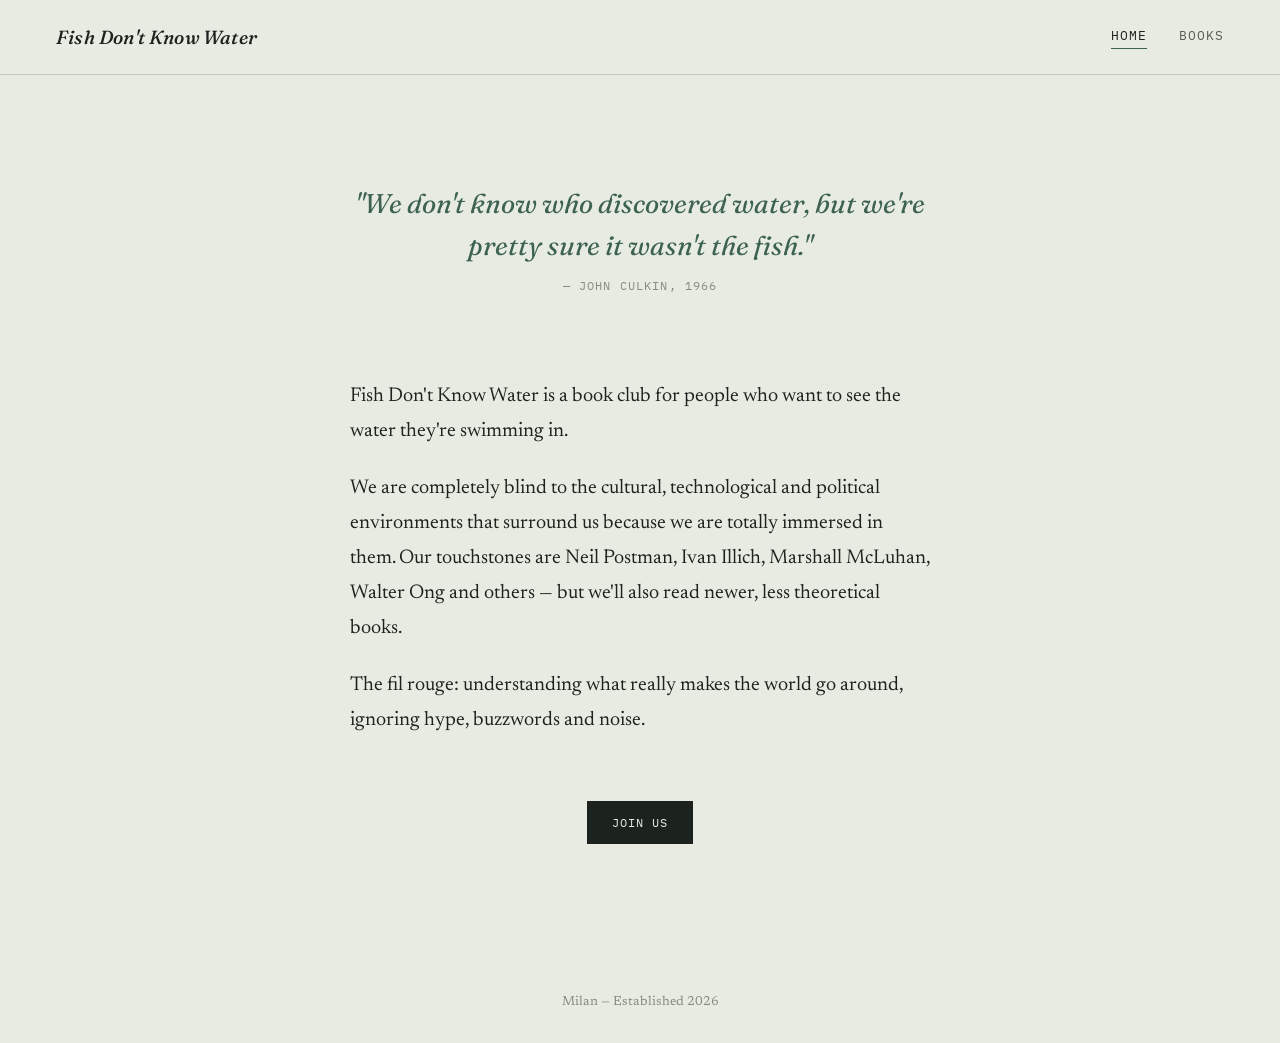
<file: index.html>
<!doctype html>
<html lang="en">
<head>
<meta charset="UTF-8">
<meta name="viewport" content="width=device-width, initial-scale=1">
<title>Fish Don't Know Water</title>
<link rel="icon" href="data:image/svg+xml,<svg xmlns=%22http://www.w3.org/2000/svg%22 viewBox=%220 0 100 100%22><text y=%22.9em%22 font-size=%2290%22>🐟</text></svg>">
<link rel="stylesheet" href="https://fonts.googleapis.com/css2?family=Fraunces:ital,opsz,wght@0,9..144,300..600;1,9..144,300..600&family=Newsreader:ital,wght@0,400;0,500;1,400;1,500&family=IBM+Plex+Mono:wght@400;500&display=swap">
<link rel="stylesheet" href="styles.css">
</head>
<body>

<header>
  <a class="wordmark" href="/">Fish Don't Know Water</a>
  <nav>
    <a href="/" aria-current="page">Home</a>
    <a href="/books">Books</a>
  </nav>
</header>

<main>
  <section class="view-home">
    <div class="home-inner">
      <blockquote class="epigraph">"We don't know who discovered water, but we're pretty sure it wasn't the fish."<span class="epigraph-attr">— John Culkin, 1966</span></blockquote>
      <p class="lede">Fish Don't Know Water is a book club for people who want to see the water they're swimming in.</p>
      <p class="lede">We are completely blind to the cultural, technological and political environments that surround us because we are totally immersed in them. Our touchstones are Neil Postman, Ivan Illich, Marshall McLuhan, Walter Ong and others — but we'll also read newer, less theoretical books.</p>
      <p class="lede">The fil rouge: understanding what really makes the world go around, ignoring hype, buzzwords and noise.</p>
      <a class="cta-button" href="/books">Join us</a>
    </div>
  </section>
</main>

<footer>Milan — Established 2026</footer>

</body>
</html>
</file>
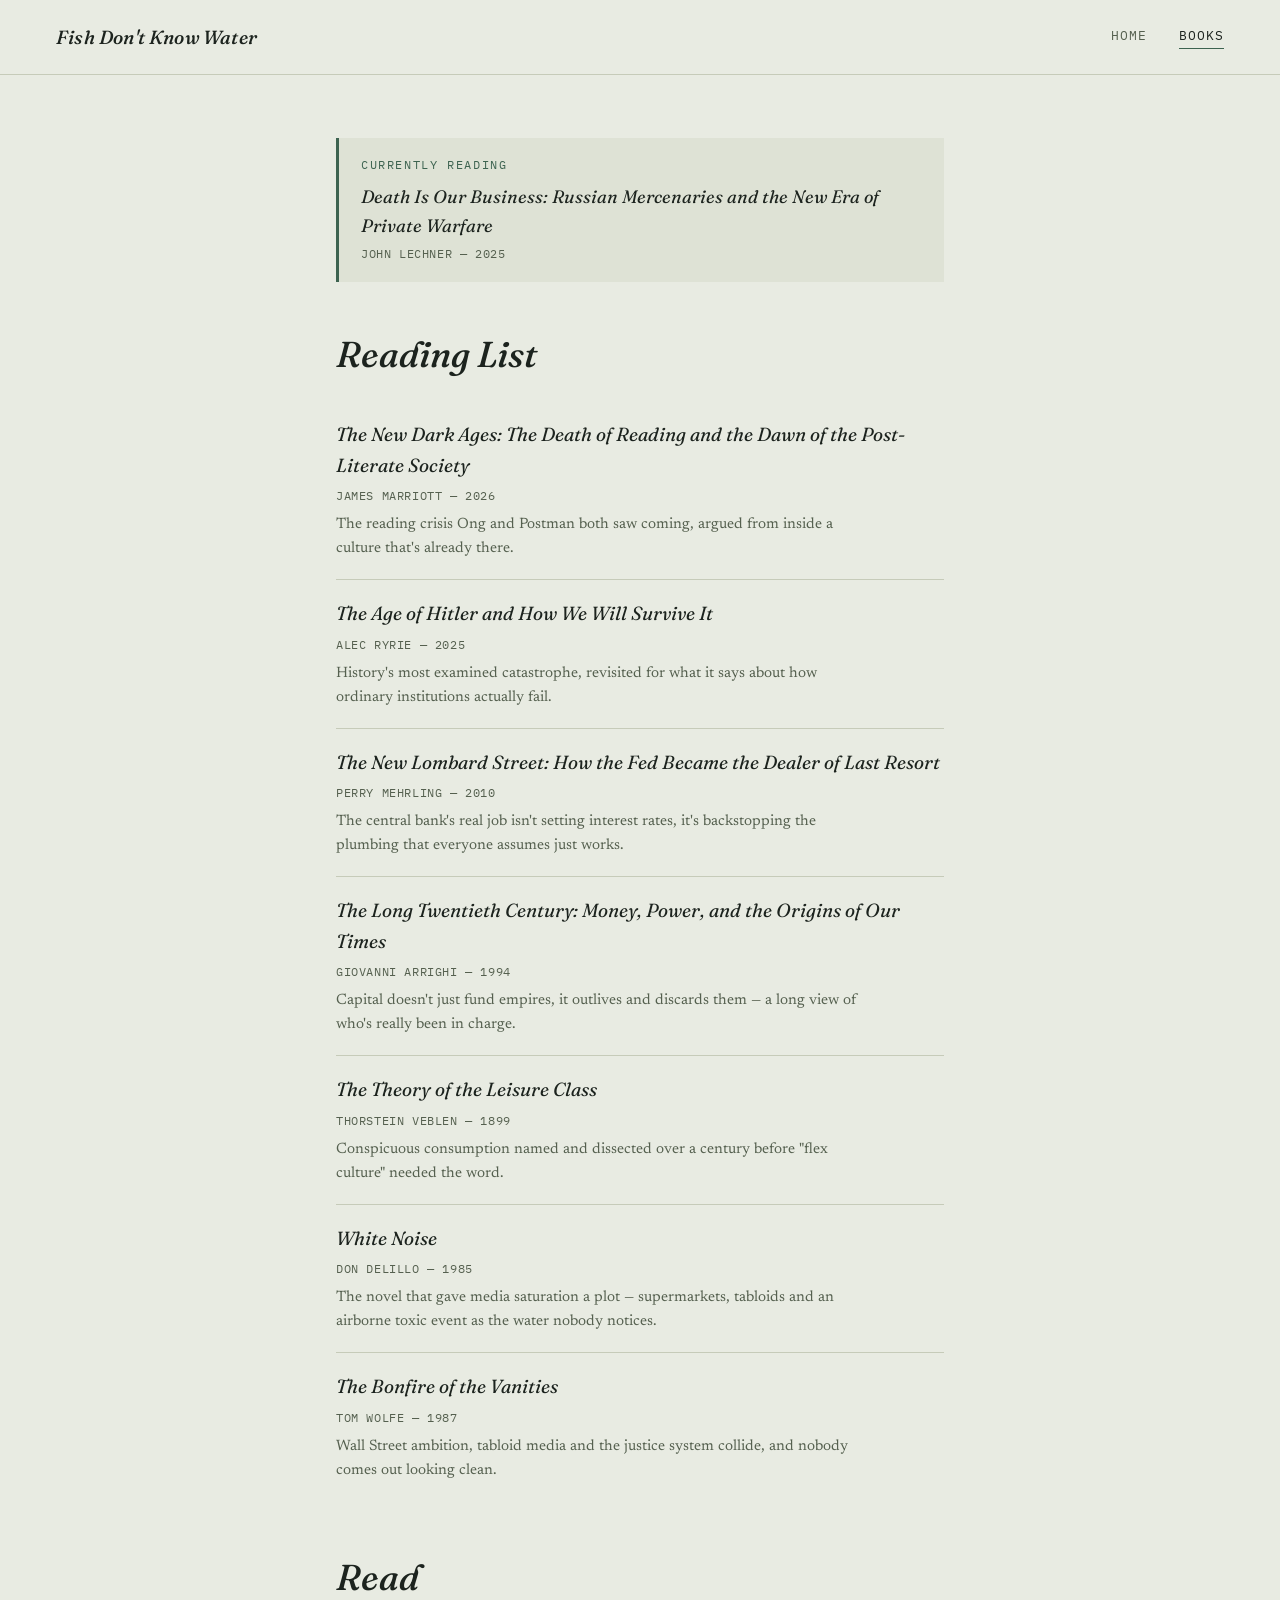
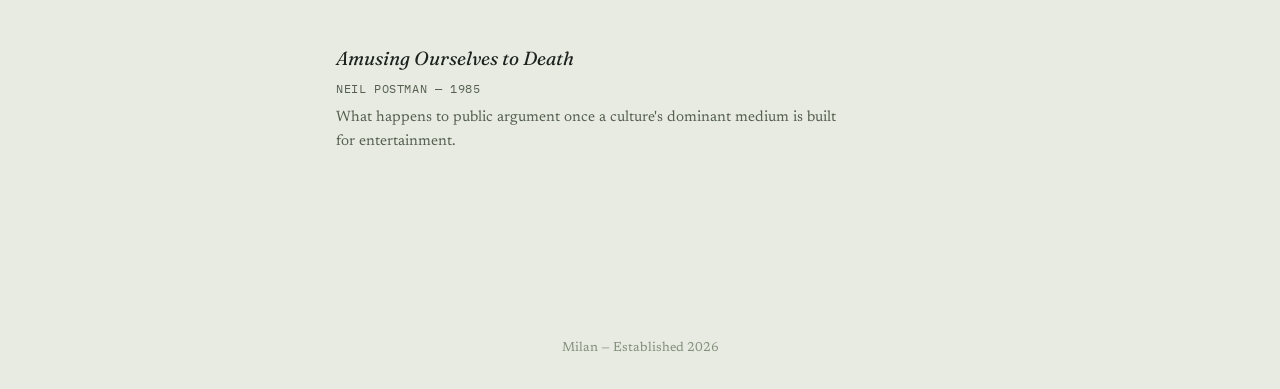
<file: books.html>
<!doctype html>
<html lang="en">
<head>
<meta charset="UTF-8">
<meta name="viewport" content="width=device-width, initial-scale=1">
<title>Fish Don't Know Water — Books</title>
<link rel="icon" href="data:image/svg+xml,<svg xmlns=%22http://www.w3.org/2000/svg%22 viewBox=%220 0 100 100%22><text y=%22.9em%22 font-size=%2290%22>🐟</text></svg>">
<link rel="stylesheet" href="https://fonts.googleapis.com/css2?family=Fraunces:ital,opsz,wght@0,9..144,300..600;1,9..144,300..600&family=Newsreader:ital,wght@0,400;0,500;1,400;1,500&family=IBM+Plex+Mono:wght@400;500&display=swap">
<link rel="stylesheet" href="styles.css">
</head>
<body>

<header>
  <a class="wordmark" href="/">Fish Don't Know Water</a>
  <nav>
    <a href="/">Home</a>
    <a href="/books" aria-current="page">Books</a>
  </nav>
</header>

<main>
  <section class="view-books">
    <div class="current-read">
      <span class="eyebrow">Currently reading</span>
      <div class="book-title">Death Is Our Business: Russian Mercenaries and the New Era of Private Warfare</div>
      <div class="book-author">John Lechner — 2025</div>
    </div>

    <div class="books-head">
      <h1>Reading List</h1>
    </div>

    <div class="shelf">
      <div class="book">
        <div class="book-title">The New Dark Ages: The Death of Reading and the Dawn of the Post-Literate Society</div>
        <div class="book-author">James Marriott — 2026</div>
        <div class="book-note">The reading crisis Ong and Postman both saw coming, argued from inside a culture that's already there.</div>
      </div>

      <div class="book">
        <div class="book-title">The Age of Hitler and How We Will Survive It</div>
        <div class="book-author">Alec Ryrie — 2025</div>
        <div class="book-note">History's most examined catastrophe, revisited for what it says about how ordinary institutions actually fail.</div>
      </div>

      <div class="book">
        <div class="book-title">The New Lombard Street: How the Fed Became the Dealer of Last Resort</div>
        <div class="book-author">Perry Mehrling — 2010</div>
        <div class="book-note">The central bank's real job isn't setting interest rates, it's backstopping the plumbing that everyone assumes just works.</div>
      </div>

      <div class="book">
        <div class="book-title">The Long Twentieth Century: Money, Power, and the Origins of Our Times</div>
        <div class="book-author">Giovanni Arrighi — 1994</div>
        <div class="book-note">Capital doesn't just fund empires, it outlives and discards them — a long view of who's really been in charge.</div>
      </div>

      <div class="book">
        <div class="book-title">The Theory of the Leisure Class</div>
        <div class="book-author">Thorstein Veblen — 1899</div>
        <div class="book-note">Conspicuous consumption named and dissected over a century before "flex culture" needed the word.</div>
      </div>

      <div class="book">
        <div class="book-title">White Noise</div>
        <div class="book-author">Don DeLillo — 1985</div>
        <div class="book-note">The novel that gave media saturation a plot — supermarkets, tabloids and an airborne toxic event as the water nobody notices.</div>
      </div>

      <div class="book">
        <div class="book-title">The Bonfire of the Vanities</div>
        <div class="book-author">Tom Wolfe — 1987</div>
        <div class="book-note">Wall Street ambition, tabloid media and the justice system collide, and nobody comes out looking clean.</div>
      </div>
    </div>

    <div class="books-head">
      <h1>Read</h1>
    </div>

    <div class="shelf">
      <div class="book">
        <div class="book-title">Amusing Ourselves to Death</div>
        <div class="book-author">Neil Postman — 1985</div>
        <div class="book-note">What happens to public argument once a culture's dominant medium is built for entertainment.</div>
      </div>
    </div>
  </section>
</main>

<footer>Milan — Established 2026</footer>

</body>
</html>
</file>
<file: styles.css>
:root {
  --paper: #e8ebe2;
  --paper-raised: #dee2d5;
  --ink: #1c231e;
  --ink-soft: #55604f;
  --ink-faint: #838f7c;
  --line: #c6cbb9;
  --accent: #3d6350;
  --accent-ink: #f2f4ec;

  --font-display: 'Fraunces', 'Iowan Old Style', 'Palatino Linotype', Georgia, serif;
  --font-body: 'Newsreader', 'Iowan Old Style', Georgia, serif;
  --font-mono: 'IBM Plex Mono', ui-monospace, SFMono-Regular, Menlo, monospace;
}

@media (prefers-color-scheme: dark) {
  :root:not([data-theme="light"]) {
    --paper: #121814;
    --paper-raised: #1a2119;
    --ink: #e6e9df;
    --ink-soft: #a3ad99;
    --ink-faint: #6d7867;
    --line: #2b342a;
    --accent: #85b89e;
    --accent-ink: #0d1410;
  }
}

:root[data-theme="dark"] {
  --paper: #121814;
  --paper-raised: #1a2119;
  --ink: #e6e9df;
  --ink-soft: #a3ad99;
  --ink-faint: #6d7867;
  --line: #2b342a;
  --accent: #85b89e;
  --accent-ink: #0d1410;
}

* { box-sizing: border-box; }

body {
  margin: 0;
  background: var(--paper);
  color: var(--ink);
  font-family: var(--font-body);
  font-size: 18px;
  line-height: 1.6;
  -webkit-font-smoothing: antialiased;
}

a { color: inherit; }

.eyebrow {
  font-family: var(--font-mono);
  font-size: 11.5px;
  letter-spacing: 0.14em;
  text-transform: uppercase;
  color: var(--ink-faint);
}

/* ---- header / nav ---- */

header {
  position: sticky;
  top: 0;
  z-index: 10;
  display: flex;
  align-items: center;
  justify-content: space-between;
  gap: 16px;
  padding: 22px clamp(20px, 5vw, 56px);
  border-bottom: 1px solid var(--line);
  background: var(--paper);
}

.wordmark {
  font-family: var(--font-display);
  font-style: italic;
  font-weight: 500;
  font-size: 19px;
  letter-spacing: 0.01em;
  text-decoration: none;
  white-space: nowrap;
}

nav {
  display: flex;
  gap: clamp(18px, 3vw, 32px);
  font-family: var(--font-mono);
  font-size: 12.5px;
  letter-spacing: 0.08em;
  text-transform: uppercase;
}

nav a {
  text-decoration: none;
  color: var(--ink-soft);
  padding-bottom: 3px;
  border-bottom: 1px solid transparent;
  transition: color 0.15s ease, border-color 0.15s ease;
}

nav a:hover { color: var(--ink); }

nav a[aria-current="page"] {
  color: var(--ink);
  border-bottom-color: var(--accent);
}

main { min-height: calc(100vh - 68px); }

/* ---- home view ---- */

.view-home {
  display: flex;
  align-items: flex-start;
  justify-content: center;
  padding: clamp(64px, 12vh, 108px) clamp(24px, 7vw, 64px) clamp(72px, 14vh, 140px);
  min-height: calc(100vh - 68px);
}

.home-inner {
  max-width: 580px;
  text-align: left;
}

.epigraph {
  margin: 0 0 clamp(56px, 10vh, 84px);
  font-family: var(--font-display);
  font-style: italic;
  font-weight: 400;
  font-size: clamp(22px, 3.2vw, 27px);
  line-height: 1.55;
  color: var(--accent);
  text-align: center;
}

.epigraph-attr {
  display: block;
  margin-top: 10px;
  font-family: var(--font-mono);
  font-style: normal;
  font-size: 11.5px;
  letter-spacing: 0.1em;
  text-transform: uppercase;
  color: var(--ink-faint);
}

.home-inner p.lede {
  font-size: clamp(17px, 2.2vw, 20px);
  line-height: 1.75;
  color: var(--ink);
  margin: 0 0 1.1em;
}

.home-inner p.lede:last-of-type {
  margin-bottom: clamp(44px, 7vh, 64px);
}

.cta-button {
  display: block;
  width: fit-content;
  margin: 4px auto 0;
  padding: 11px 24px;
  border: 1px solid var(--ink);
  background: var(--ink);
  font-family: var(--font-mono);
  font-size: 12px;
  letter-spacing: 0.09em;
  text-transform: uppercase;
  text-decoration: none;
  color: var(--paper);
  transition: background 0.15s ease, color 0.15s ease;
}

.cta-button:hover {
  background: transparent;
  color: var(--ink);
}

/* ---- books view ---- */

.view-books {
  padding: clamp(40px, 7vh, 72px) clamp(20px, 6vw, 56px) 96px;
  max-width: 720px;
  margin: 0 auto;
}

.current-read {
  margin-bottom: clamp(32px, 5vh, 44px);
  padding: 18px 22px;
  background: var(--paper-raised);
  border-left: 3px solid var(--accent);
}

.current-read .eyebrow {
  display: block;
  color: var(--accent);
  margin-bottom: 8px;
}

.current-read .book-title {
  font-size: 18px;
}

.current-read .book-author {
  margin-top: 4px;
}

.books-head {
  margin-bottom: 18px;
}

.books-head h1 {
  font-family: var(--font-display);
  font-weight: 500;
  font-style: italic;
  font-size: clamp(28px, 4vw, 36px);
  margin: 0 0 12px;
  text-wrap: balance;
}

.shelf { margin-bottom: 48px; }

.book {
  padding: 18px 0;
  border-bottom: 1px solid var(--line);
}

.book:last-child { border-bottom: none; }

.book-title {
  font-family: var(--font-display);
  font-style: italic;
  font-weight: 400;
  font-size: 19px;
}

.book-author {
  font-family: var(--font-mono);
  font-size: 12px;
  letter-spacing: 0.05em;
  text-transform: uppercase;
  color: var(--ink-soft);
  margin-top: 6px;
  font-variant-numeric: tabular-nums;
}

.book-note {
  color: var(--ink-soft);
  font-size: 15px;
  margin-top: 8px;
  max-width: 58ch;
}

/* ---- shared footer ---- */

footer {
  padding: 22px clamp(20px, 6vw, 56px) 30px;
  text-align: center;
  font-size: 13px;
  color: var(--ink-faint);
}

@media (max-width: 520px) {
  header { padding: 16px 20px; }
}

@media (prefers-reduced-motion: no-preference) {
  .view-home .home-inner, .view-books .books-head {
    animation: rise 0.5s ease both;
  }
  @keyframes rise {
    from { opacity: 0; transform: translateY(6px); }
    to { opacity: 1; transform: translateY(0); }
  }
}
</file>
